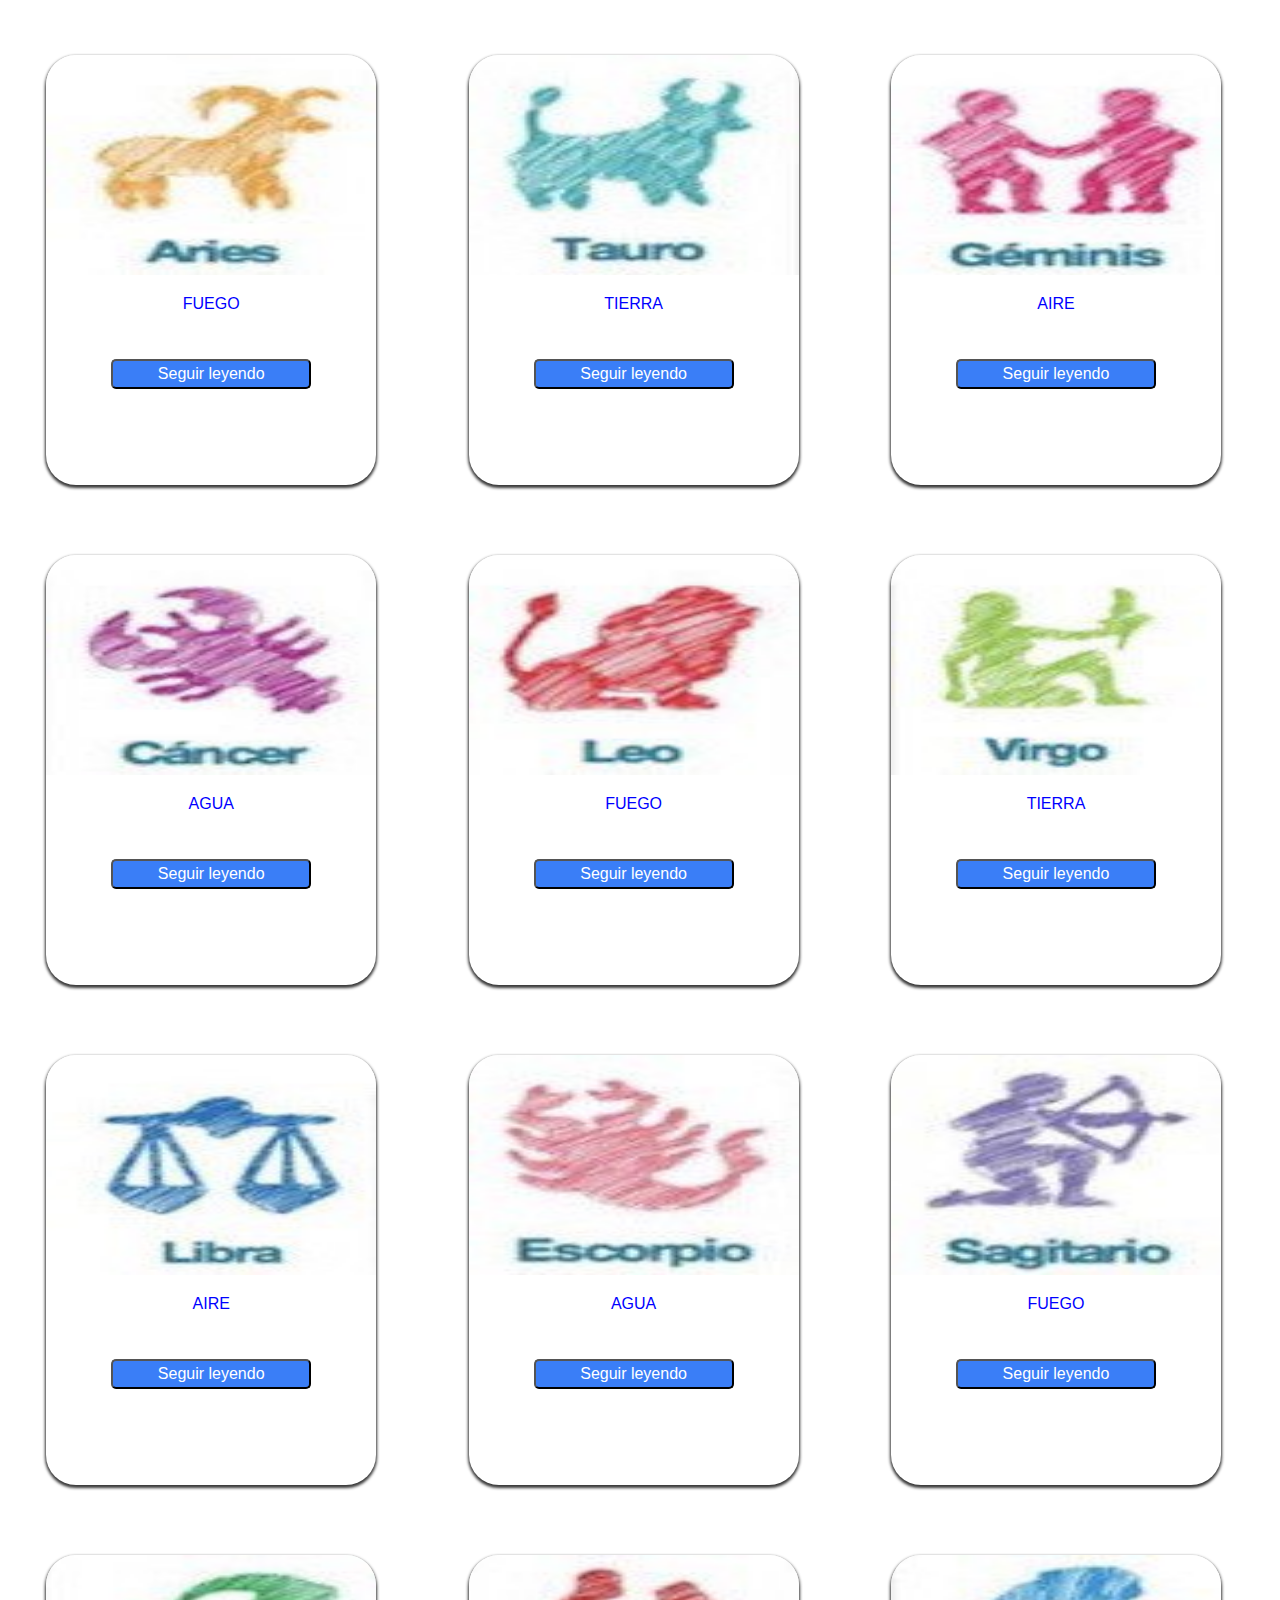
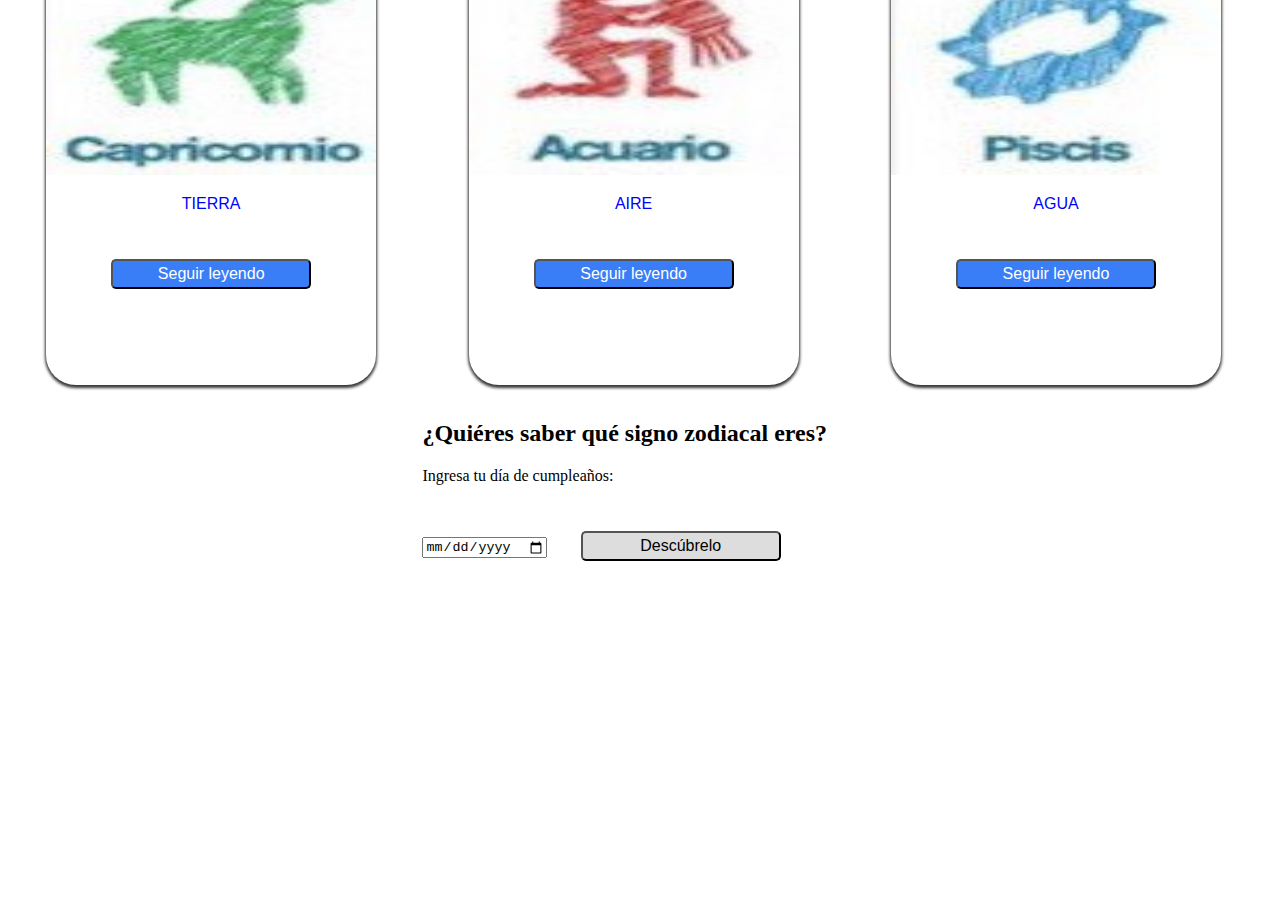
<file: index.html>
<!DOCTYPE html>
<html lang="es" dir="ltr">
  <head>
    <meta charset="utf-8">
    <link rel="stylesheet" href="styles/style.css">
    <script src="script/main.js" charset="utf-8"></script>
    <title>Hor&oacute;scopos</title>
  </head>
  <body id="cuerpo">
    <div class="contenedor-principal">
      <div class="contenedor">
        <div class="tarjeta">
          <img src="images/aries.png" alt="Aries">
          <div class="descripcion-Aries">
            <p id="type">FUEGO</p>
            <a href="pages/info_aries.html">
              <button type="button" name="button">
                Seguir leyendo
              </button>
            </a>
          </div>
        </div>
      </div>

      <div class="contenedor">
        <div class="tarjeta">
          <img src="images/tauro.png" alt="Tauro">
          <div class="descripcion-Tauro">
            <p id="type">TIERRA</p>
            <a href="pages/info_tauro.html">
              <button type="button" name="button">
                Seguir leyendo
              </button>
            </a>
          </div>
        </div>
      </div>

      <div class="contenedor">
        <div class="tarjeta">
          <img src="images/geminis.png" alt="Géminis">
          <div class="descripcion-Geminis">
            <p id="type">AIRE</p>
            <a href="pages/info_geminis.html">
              <button type="button" name="button">
                Seguir leyendo
              </button>
            </a>
          </div>
        </div>
      </div>

      <div class="contenedor">
        <div class="tarjeta">
          <img src="images/cancer.png" alt="Cáncer">
          <div class="descripcion-Cancer">
            <p id="type">AGUA</p>
            <a href="pages/info_cancer.html">
              <button type="button" name="button">
                Seguir leyendo
              </button>
            </a>
          </div>
        </div>
      </div>

      <div class="contenedor">
        <div class="tarjeta">
          <img src="images/leo.png" alt="Leo">
          <div class="descripcion-Leo">
            <p id="type">FUEGO</p>
            <a href="pages/info_leo.html">
              <button type="button" name="button">
                Seguir leyendo
              </button>
            </a>
          </div>
        </div>
      </div>

      <div class="contenedor">
        <div class="tarjeta">
          <img src="images/virgo.png" alt="Virgo">
          <div class="descripcion-Virgo">
            <p id="type">TIERRA</p>
            <a href="pages/info_virgo.html">
              <button type="button" name="button">
                Seguir leyendo
              </button>
            </a>
          </div>
        </div>
      </div>

      <div class="contenedor">
        <div class="tarjeta">
          <img src="images/libra.png" alt="Libra">
          <div class="descripcion-Libra">
            <p id="type">AIRE</p>
            <a href="pages/info_libra.html">
              <button type="button" name="button">
                Seguir leyendo
              </button>
            </a>
          </div>
        </div>
      </div>

      <div class="contenedor">
        <div class="tarjeta">
          <img src="images/escorpio.png" alt="Escorpio">
          <div class="descripcion-Escorpio">
            <p id="type">AGUA</p>
            <a href="pages/info_escorpio.html">
              <button type="button" name="button">
                Seguir leyendo
              </button>
            </a>
          </div>
        </div>
      </div>

      <div class="contenedor">
        <div class="tarjeta">
          <img src="images/sagitario.png" alt="Sagitario">
          <div class="descripcion-Sagitario">
            <p id="type">FUEGO</p>
            <a href="pages/info_sagitario.html">
              <button type="button" name="button">
                Seguir leyendo
              </button>
            </a>
          </div>
        </div>
      </div>

      <div class="contenedor">
        <div class="tarjeta">
          <img src="images/capricornio.png" alt="Capricornio">
          <div class="descripcion-Capricornio">
            <p id="type">TIERRA</p>
            <a href="pages/info_capricornio.html">
              <button type="button" name="button">
                Seguir leyendo
              </button>
            </a>
          </div>
        </div>
      </div>

      <div class="contenedor">
        <div class="tarjeta">
          <img src="images/acuario.png" alt="Acuario">
          <div class="descripcion-Acuario">
            <p id="type">AIRE</p>
            <a href="pages/info_acuario.html">
              <button type="button" name="button">
                Seguir leyendo
              </button>
            </a>
          </div>
        </div>
      </div>

      <div class="contenedor">
        <div class="tarjeta">
          <img src="images/piscis.png" alt="Piscis">
          <div class="descripcion-Piscis">
            <p id="type">AGUA</p>
            <a href="pages/info_piscis.html">
              <button type="button" name="button">
                Seguir leyendo
              </button>
            </a>
          </div>
        </div>
      </div>
      <p></p>
      <form class="formulario">
        <h2>¿Qui&eacute;res saber qu&eacute; signo zodiacal eres?</h2>
        <p>Ingresa tu d&iacute;a de cumplea&ntilde;os:</p>
        <input type="date" id="cumple">
        <button class="boton" type="button" onclick="signo()">
          Desc&uacute;brelo
        </button>
      </form>
      <p class="parrafo-signo" id="signo-cliente"></p>
    </div>
  </body>
</html>
</file>
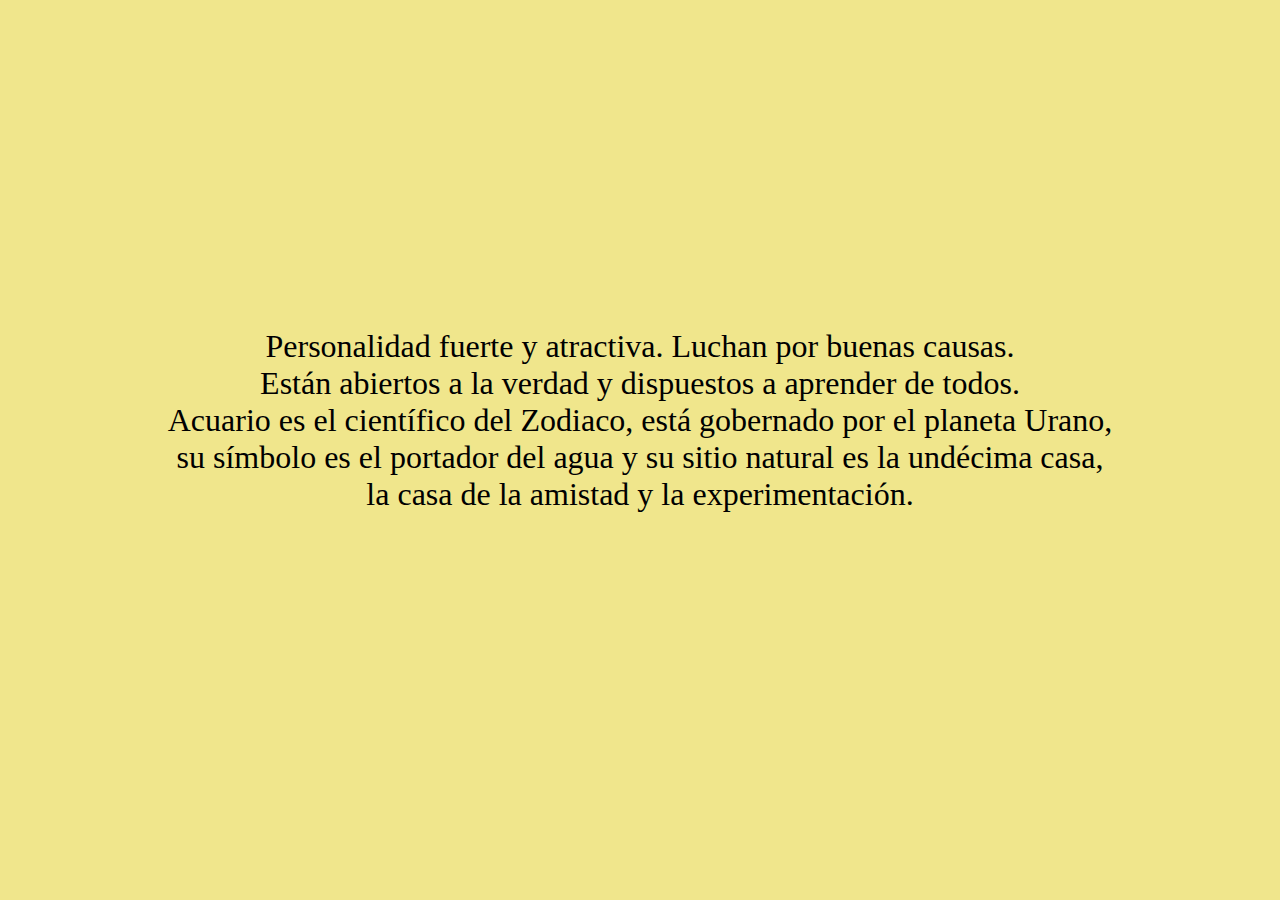
<file: pages/info_acuario.html>
<!DOCTYPE html>
<html lang="es" dir="ltr">
  <head>
    <meta charset="utf-8">
    <title>Acuario</title>
  </head>
  <body style="background-color:Khaki;">
	<p style="text-align:center;font-size:200%;">
  	<br/> <br/> <br/> <br/> <br/> <br/> <br/> <br/>
    Personalidad fuerte y atractiva. Luchan por buenas causas.<br/>
    Est&aacute;n abiertos a la verdad y dispuestos a aprender de todos.<br/>
    Acuario es el cient&iacute;fico del Zodiaco, est&aacute; gobernado por el planeta Urano,<br/>
    su s&iacute;mbolo es el portador del agua y su sitio natural es la und&eacute;cima casa,<br/>
    la casa de la amistad y la experimentaci&oacute;n.
	</p>
  </body>
</html>
</file>
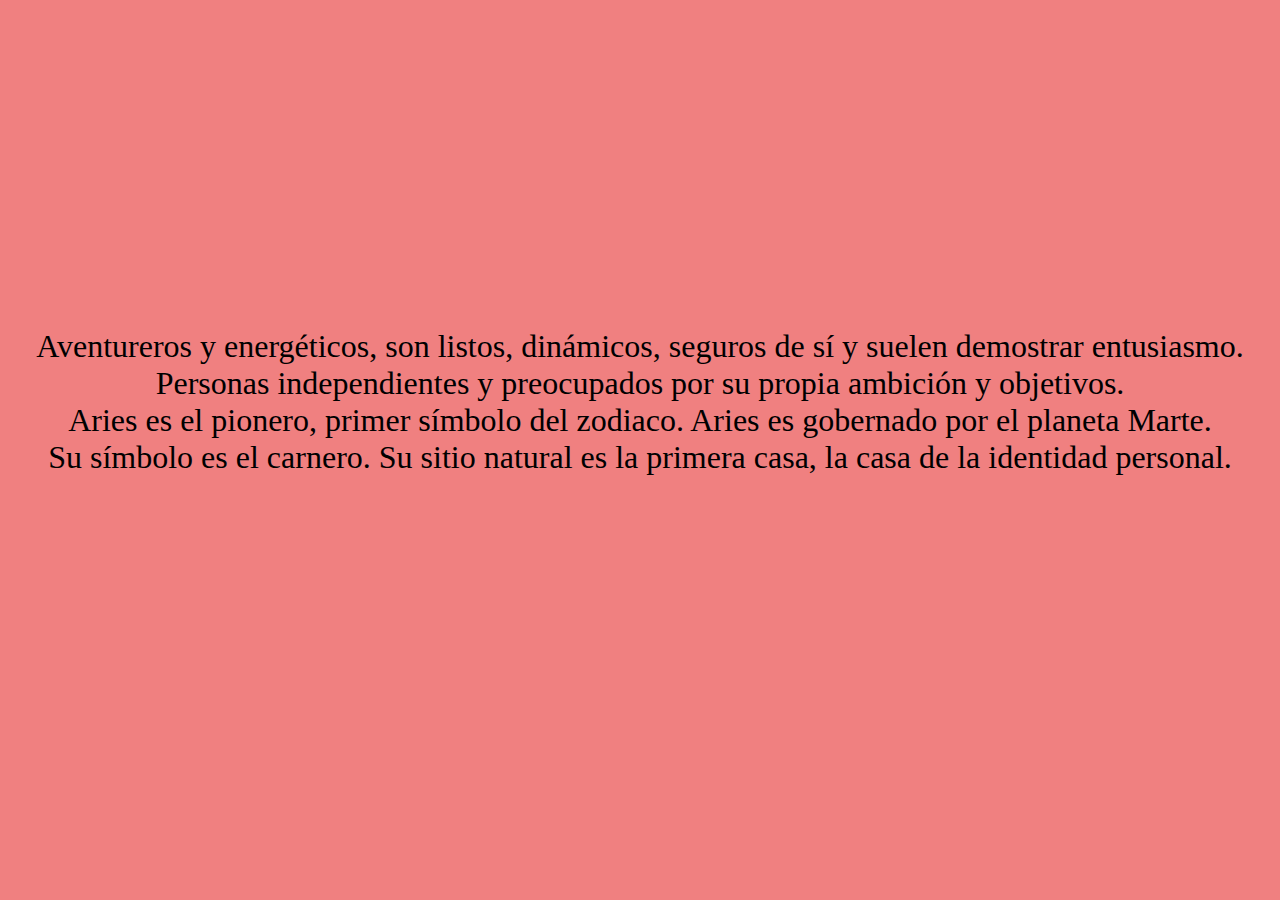
<file: pages/info_aries.html>
<!DOCTYPE html>
<html lang="es" dir="ltr">
  <head>
    <meta charset="utf-8">
    <title>Aries</title>
  </head>
  <body style="background-color:LightCoral;">
	<p style="text-align:center;font-size:200%;">
	  <br/> <br/> <br/> <br/> <br/> <br/> <br/> <br/>
    Aventureros y energ&eacute;ticos, son listos, din&aacute;micos, seguros de s&iacute; y suelen demostrar entusiasmo.<br/>
    Personas independientes y preocupados por su propia ambici&oacute;n y objetivos.<br/>
    Aries es el pionero, primer s&iacute;mbolo del zodiaco. Aries es gobernado por el planeta Marte.<br/>
    Su s&iacute;mbolo es el carnero. Su sitio natural es la primera casa, la casa de la identidad personal.<br/>
	</p>
  </body>
</html>
</file>
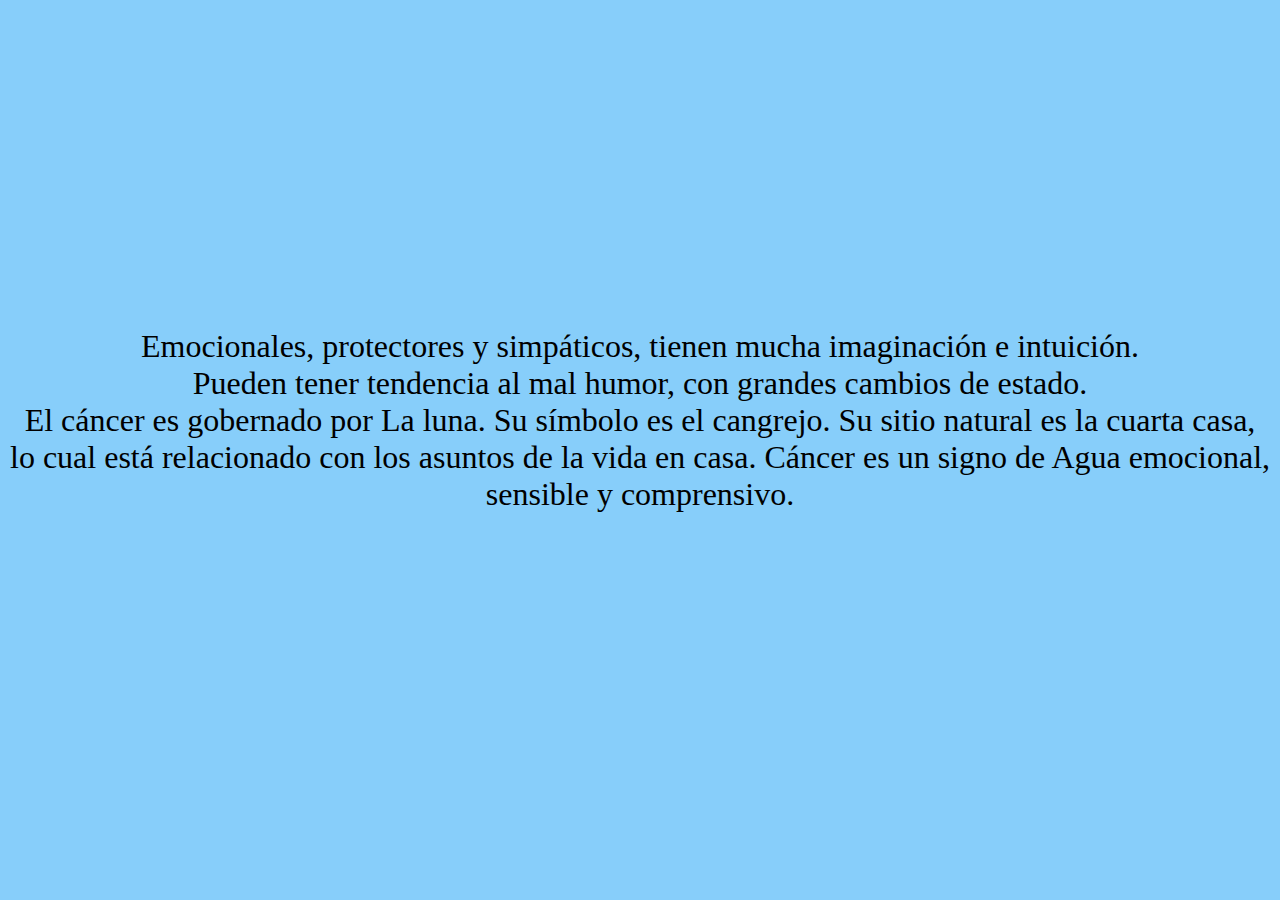
<file: pages/info_cancer.html>
<!DOCTYPE html>
<html lang="es" dir="ltr">
  <head>
    <meta charset="utf-8">
    <title>C&aacute;ncer</title>
  </head>
  <body style="background-color:LightSkyBlue;">
	<p style="text-align:center;font-size:200%;">
	<br/> <br/> <br/> <br/> <br/> <br/> <br/> <br/>
    Emocionales, protectores y simp&aacute;ticos, tienen mucha imaginaci&oacute;n e intuici&oacute;n.<br/>
    Pueden tener tendencia al mal humor, con grandes cambios de estado.<br/>
    El c&aacute;ncer es gobernado por La luna. Su s&iacute;mbolo es el cangrejo. Su sitio natural es la cuarta casa,<br/>
    lo cual est&aacute; relacionado con los asuntos de la vida en casa. C&aacute;ncer es un signo de Agua emocional,<br/>
    sensible y comprensivo.
	</p>
  </body>
</html>
</file>
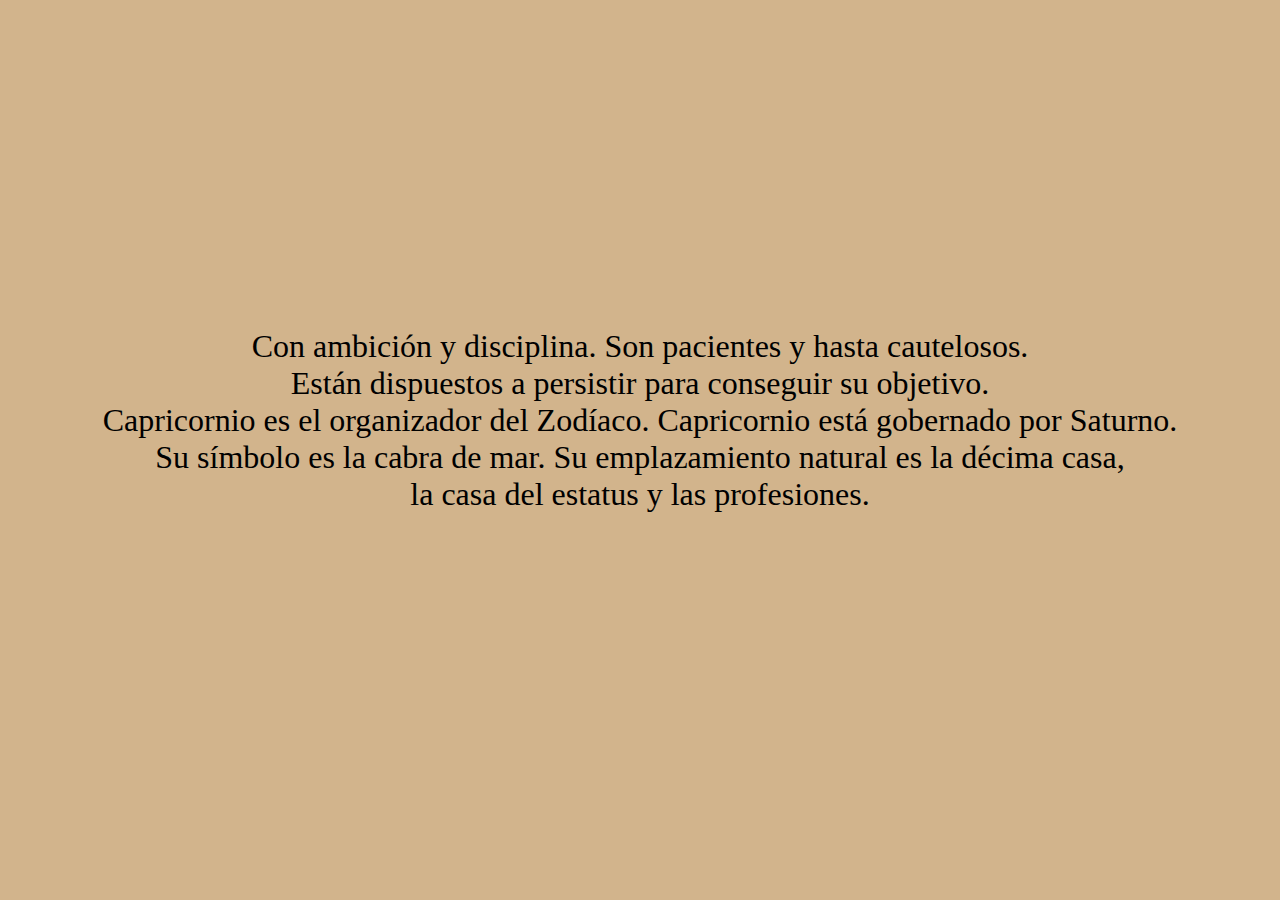
<file: pages/info_capricornio.html>
<!DOCTYPE html>
<html lang="es" dir="ltr">
  <head>
    <meta charset="utf-8">
    <title>Capricornio</title>
  </head>
  <body style="background-color:Tan;">
	<p style="text-align:center;font-size:200%;">
	  <br/> <br/> <br/> <br/> <br/> <br/> <br/> <br/>
    Con ambici&oacute;n y disciplina. Son pacientes y hasta cautelosos.<br/>
    Est&aacute;n dispuestos a persistir para conseguir su objetivo.<br/>
    Capricornio es el organizador del Zod&iacute;aco. Capricornio est&aacute; gobernado por Saturno.<br/>
    Su s&iacute;mbolo es la cabra de mar. Su emplazamiento natural es la d&eacute;cima casa, <br/>
	  la casa del estatus y las profesiones.
	</p>
  </body>
</html>
</file>
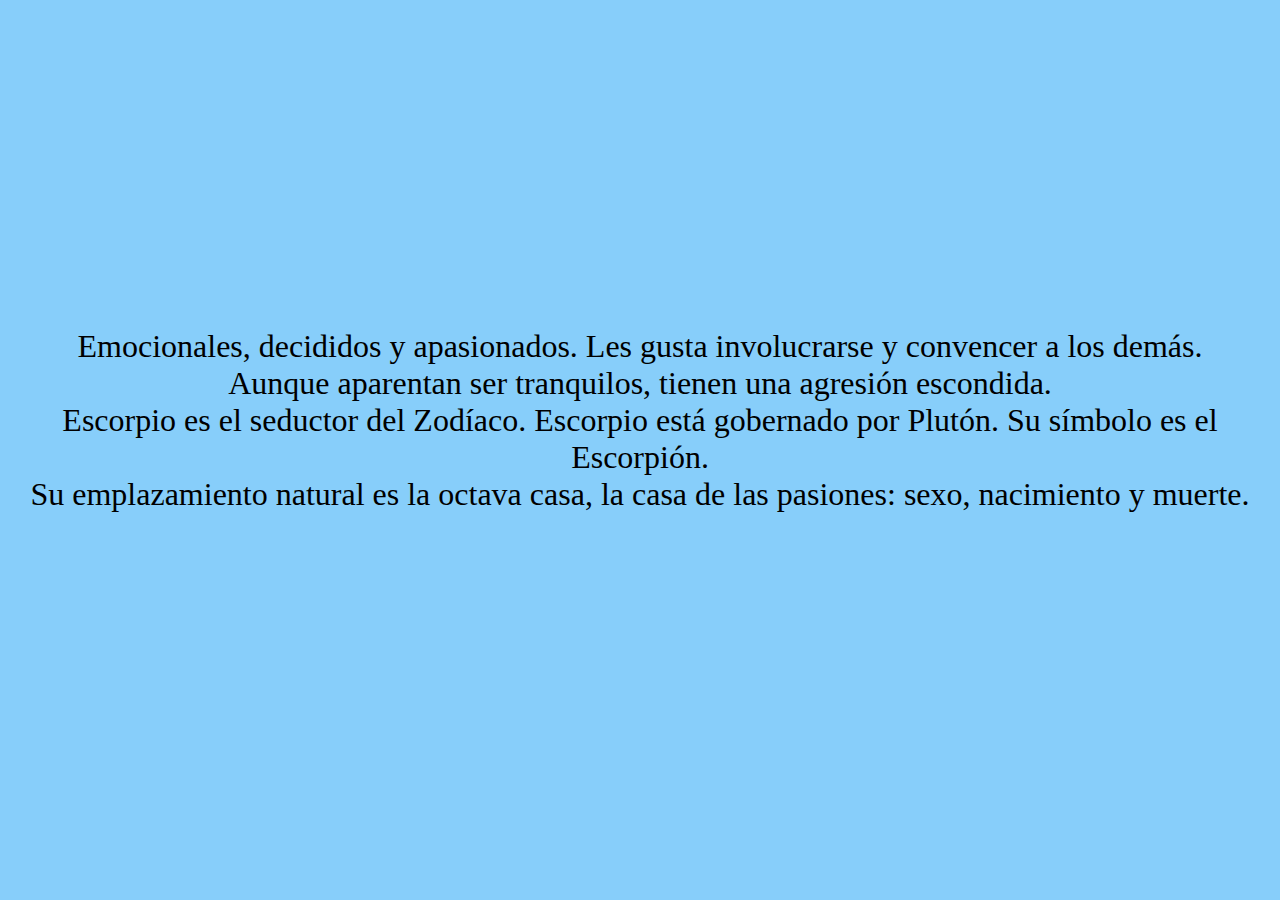
<file: pages/info_escorpio.html>
<!DOCTYPE html>
<html lang="es" dir="ltr">
  <head>
    <meta charset="utf-8">
    <title>Escorpio</title>
  </head>
  <body style="background-color:LightSkyBlue;">
	<p style="text-align:center;font-size:200%;">
	  <br/> <br/> <br/> <br/> <br/> <br/> <br/> <br/>
	  Emocionales, decididos y apasionados. Les gusta involucrarse y convencer a los dem&aacute;s.<br/>
    Aunque aparentan ser tranquilos, tienen una agresi&oacute;n escondida.<br/>
    Escorpio es el seductor del Zodíaco. Escorpio est&aacute; gobernado por Plut&oacute;n. Su s&iacute;mbolo es el Escorpi&oacute;n.<br/>
    Su emplazamiento natural es la octava casa, la casa de las pasiones: sexo, nacimiento y muerte.
	</p>
  </body>
</html>
</file>
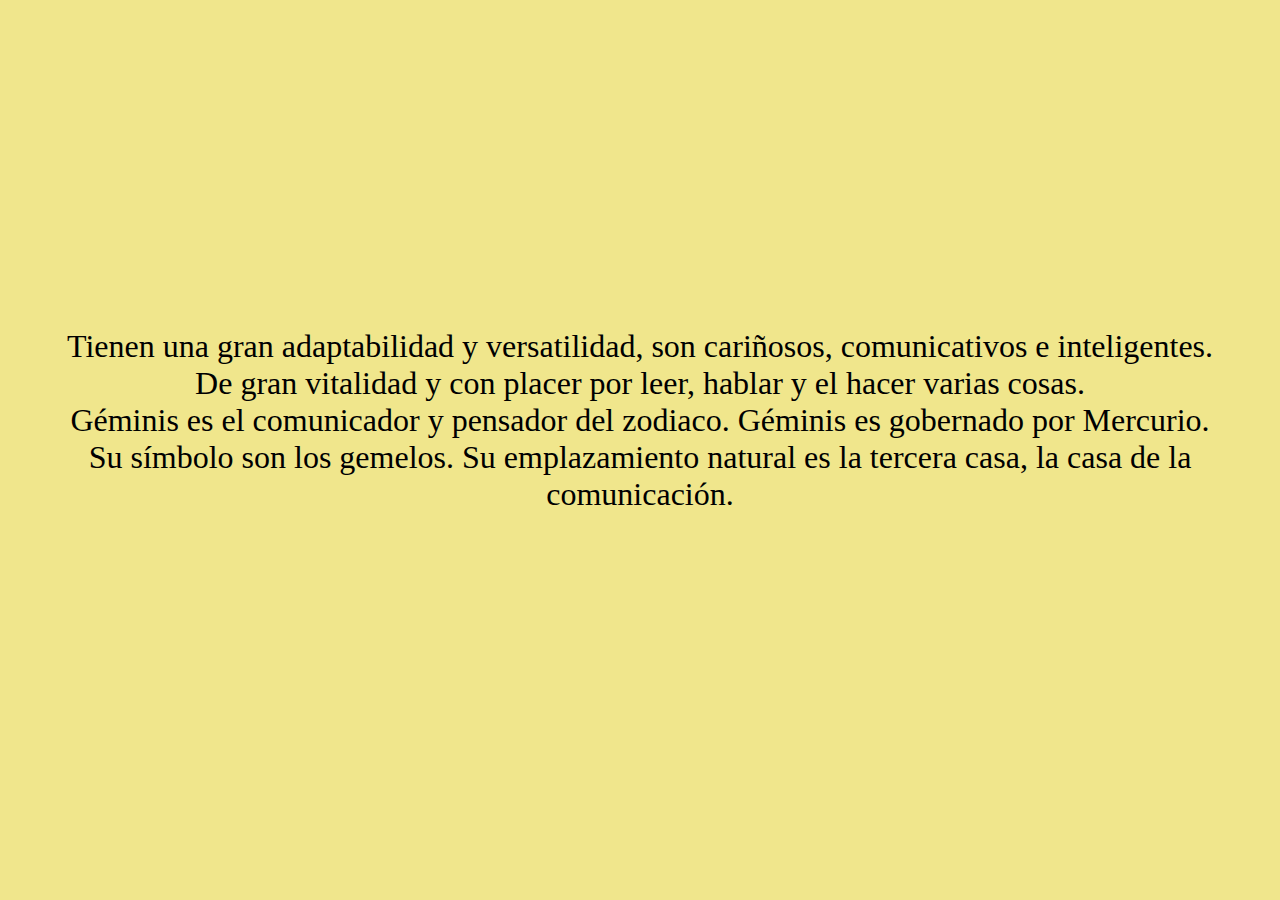
<file: pages/info_geminis.html>
<!DOCTYPE html>
<html lang="es" dir="ltr">
  <head>
    <meta charset="utf-8">
    <title>G&eacute;minis</title>
  </head>
  <body style="background-color:Khaki;">
	<p style="text-align:center;font-size:200%;">
  	<br/> <br/> <br/> <br/> <br/> <br/> <br/> <br/>
  	Tienen una gran adaptabilidad y versatilidad, son cari&ntilde;osos, comunicativos e inteligentes. <br/>
    De gran vitalidad y con placer por leer, hablar y el hacer varias cosas.<br/>
    G&eacute;minis es el comunicador y pensador del zodiaco. G&eacute;minis es gobernado por Mercurio.<br/>
    Su s&iacute;mbolo son los gemelos. Su emplazamiento natural es la tercera casa, la casa de la comunicaci&oacute;n.
	</p>
  </body>
</html>
</file>
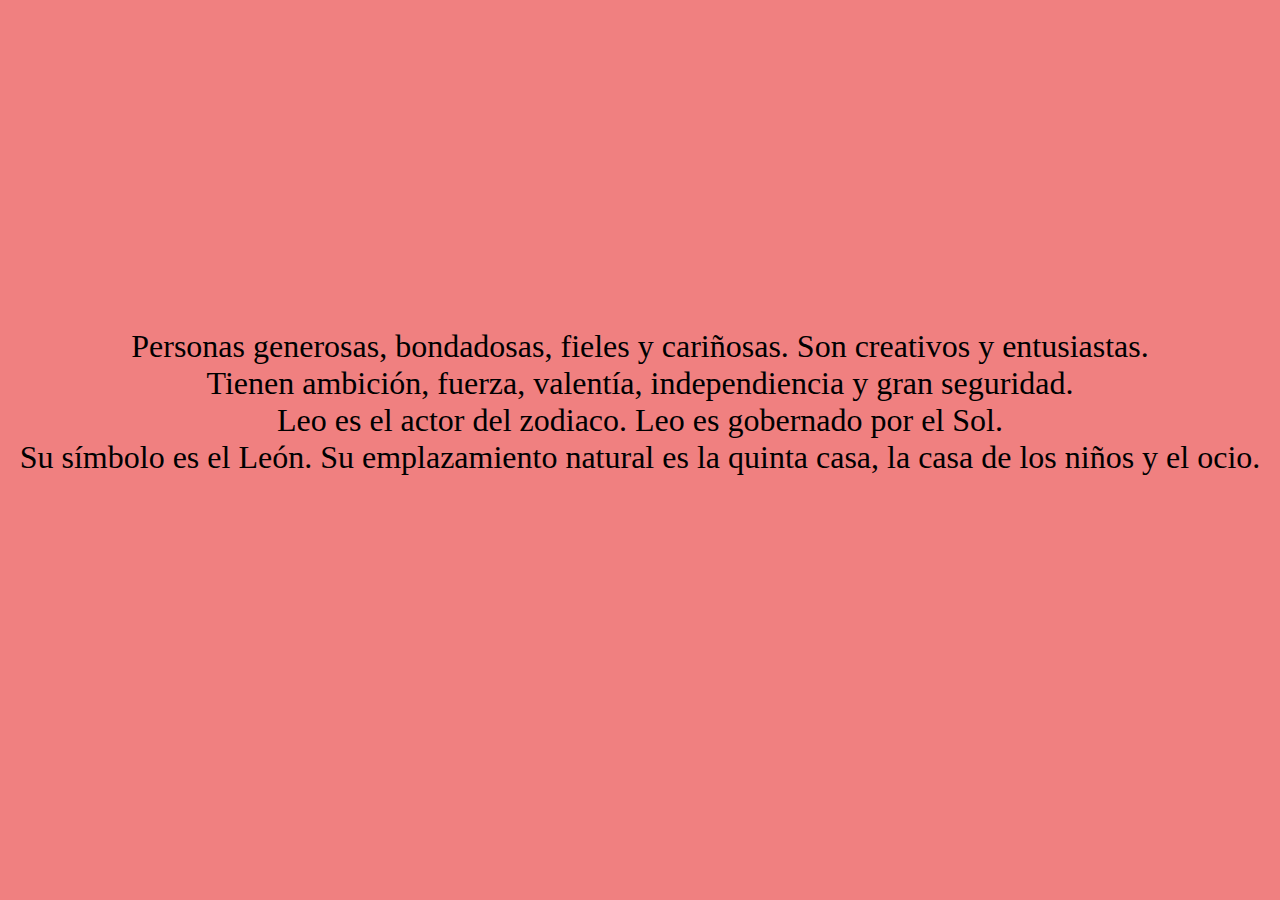
<file: pages/info_leo.html>
<!DOCTYPE html>
<html lang="es" dir="ltr">
  <head>
    <meta charset="utf-8">
    <title>Leo</title>
  </head>
  <body style="background-color:LightCoral;">
	<p style="text-align:center;font-size:200%;">
	  <br/> <br/> <br/> <br/> <br/> <br/> <br/> <br/>
    Personas generosas, bondadosas, fieles y cariñosas. Son creativos y entusiastas.<br/>
    Tienen ambici&oacute;n, fuerza, valent&iacute;a, independiencia y gran seguridad.<br/>
    Leo es el actor del zodiaco. Leo es gobernado por el Sol.<br/>
    Su s&iacute;mbolo es el León. Su emplazamiento natural es la quinta casa, la casa de los niños y el ocio.
	</p>
  </body>
</html>
</file>
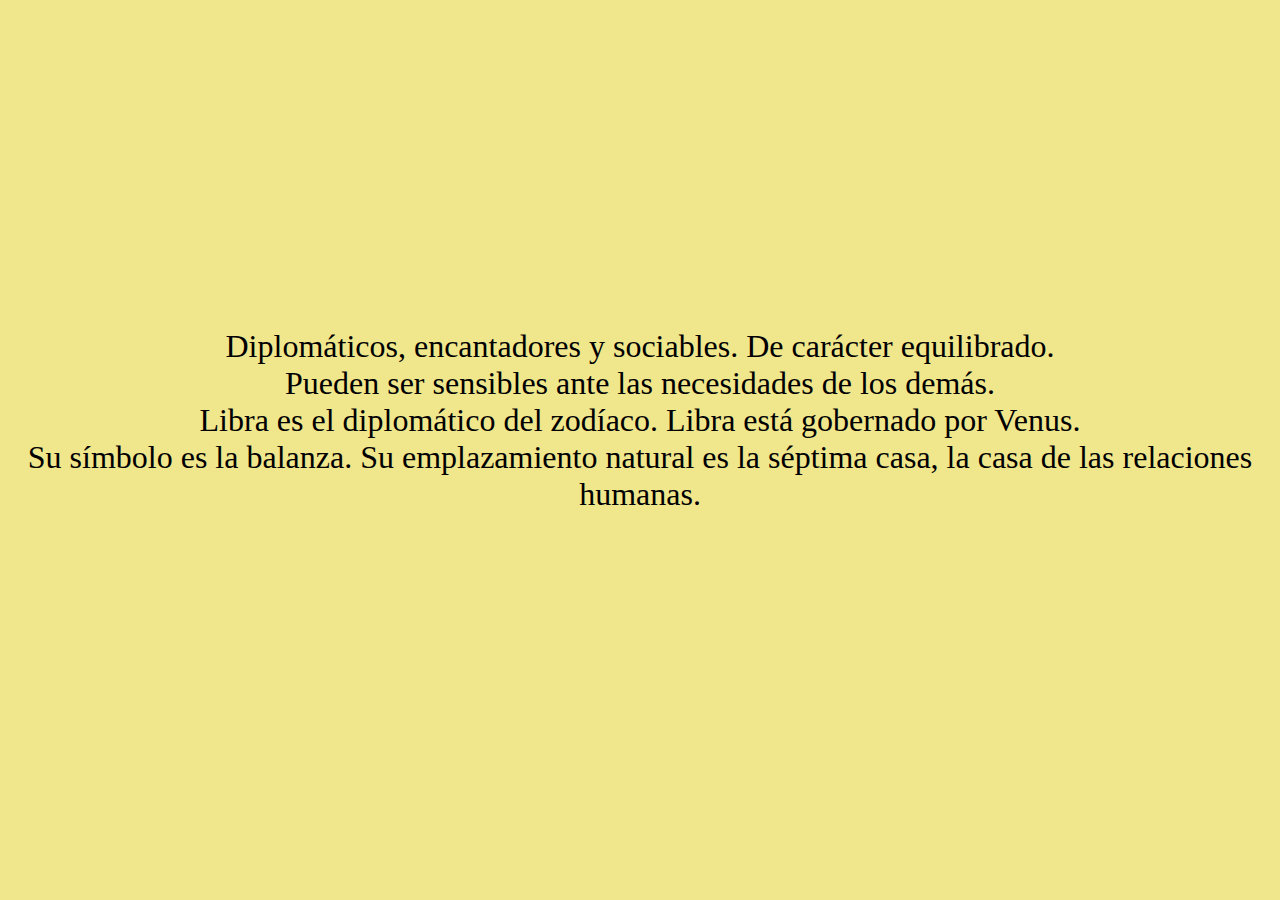
<file: pages/info_libra.html>
<!DOCTYPE html>
<html lang="es" dir="ltr">
  <head>
    <meta charset="utf-8">
    <title>Libra</title>
  </head>
  <body style="background-color:Khaki;">
	<p style="text-align:center;font-size:200%;">
	  <br/> <br/> <br/> <br/> <br/> <br/> <br/> <br/>
    Diplom&aacute;ticos, encantadores y sociables. De car&aacute;cter equilibrado.<br/>
    Pueden ser sensibles ante las necesidades de los dem&aacute;s.<br/>
    Libra es el diplom&aacute;tico del zodíaco. Libra est&aacute; gobernado por Venus.<br/>
    Su s&iacute;mbolo es la balanza. Su emplazamiento natural es la s&eacute;ptima casa, la casa de las relaciones humanas.
	</p>
  </body>
</html>
</file>
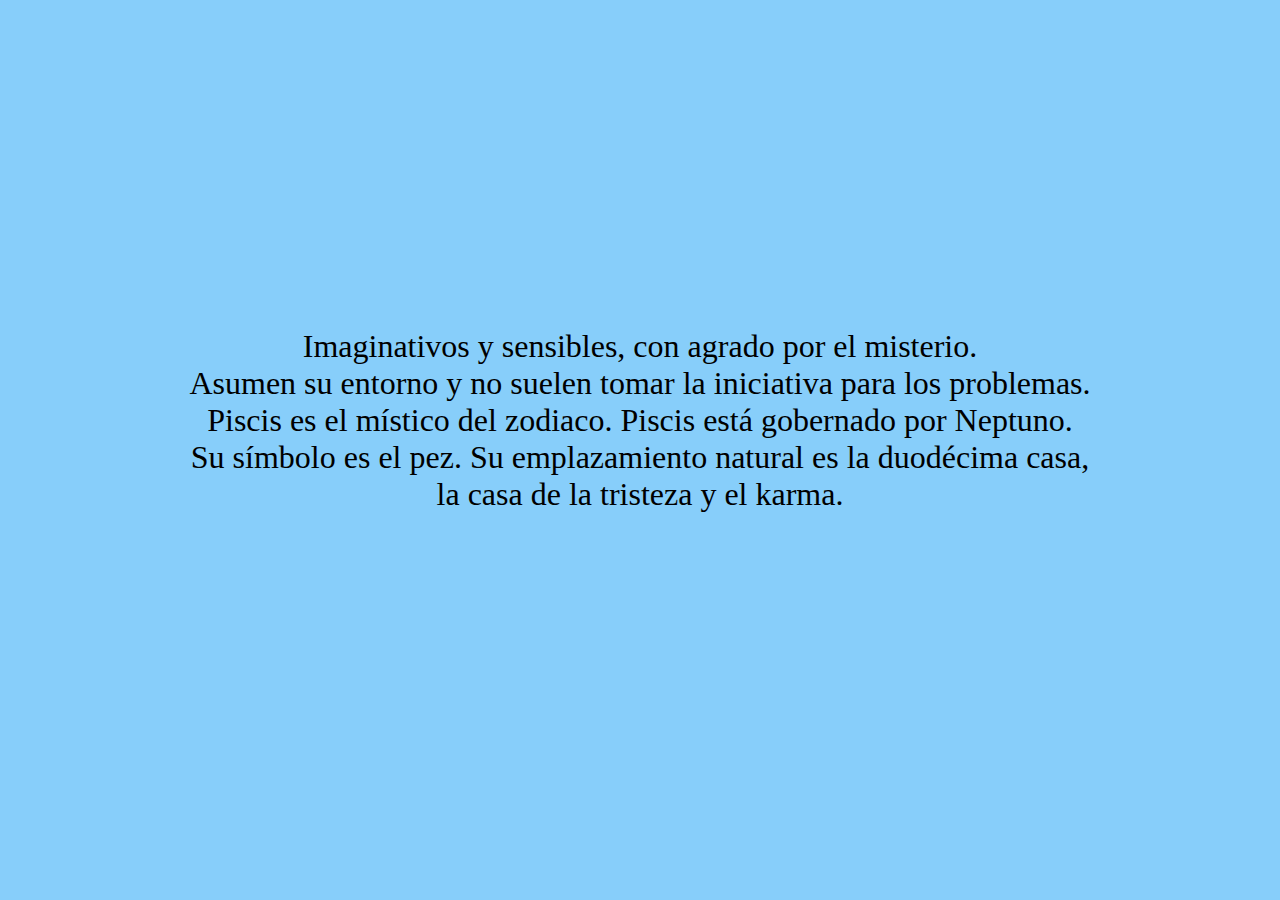
<file: pages/info_piscis.html>
<!DOCTYPE html>
<html lang="es" dir="ltr">
  <head>
    <meta charset="utf-8">
    <title>Piscis</title>
  </head>
  <body style="background-color:LightSkyBlue;">
	<p style="text-align:center;font-size:200%;">
	  <br/> <br/> <br/> <br/> <br/> <br/> <br/> <br/>
    Imaginativos y sensibles, con agrado por el misterio.<br/>
    Asumen su entorno y no suelen tomar la iniciativa para los problemas.<br/>
    Piscis es el m&iacute;stico del zodiaco. Piscis est&aacute; gobernado por Neptuno.<br/>
    Su s&iacute;mbolo es el pez. Su emplazamiento natural es la duod&eacute;cima casa,<br/>
    la casa de la tristeza y el karma.
	</p>
  </body>
</html>
</file>
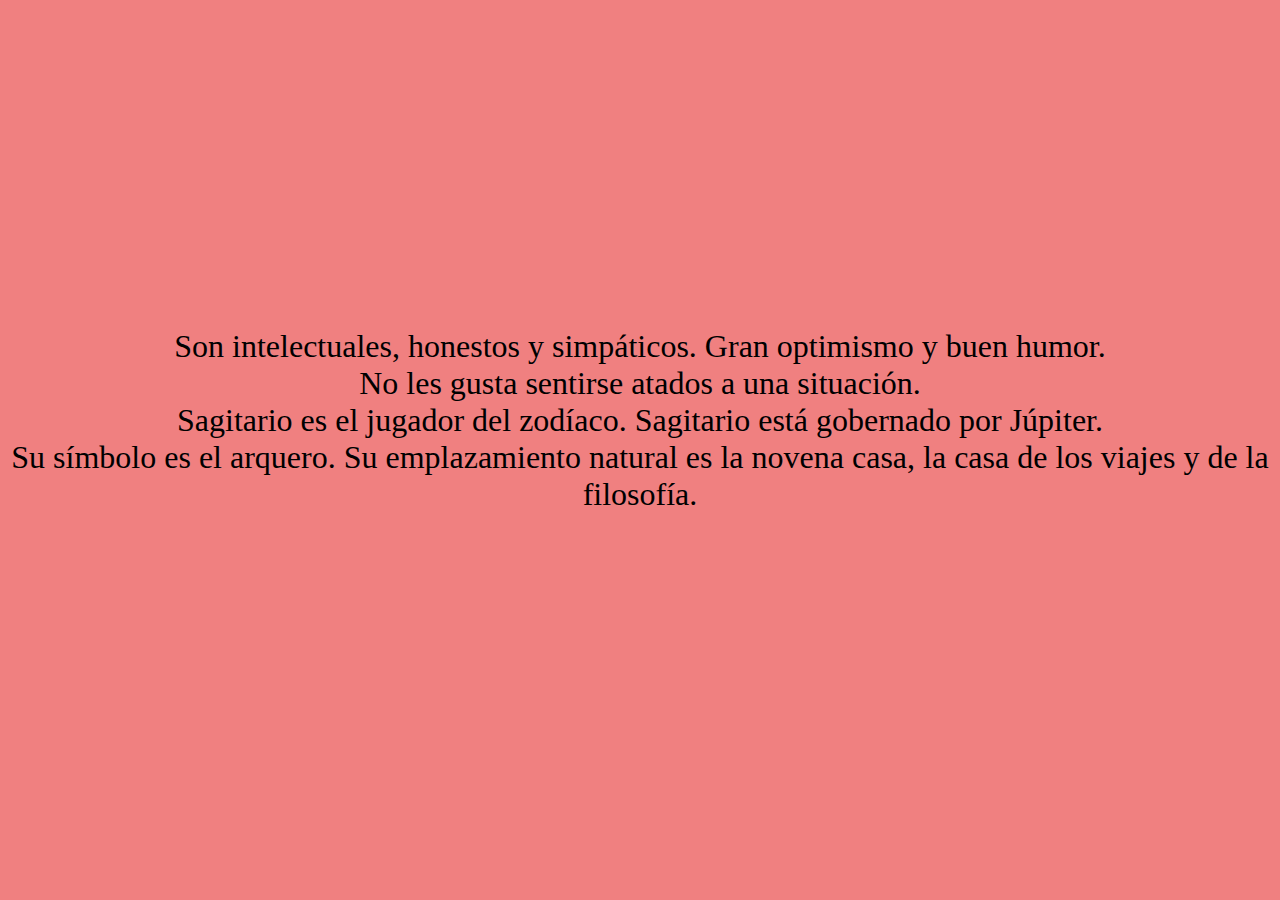
<file: pages/info_sagitario.html>
<!DOCTYPE html>
<html lang="es" dir="ltr">
  <head>
    <meta charset="utf-8">
    <title>Sagitario</title>
  </head>
  <body style="background-color:LightCoral;">
	<p style="text-align:center;font-size:200%;">
	  <br/> <br/> <br/> <br/> <br/> <br/> <br/> <br/>
    Son intelectuales, honestos y simp&aacute;ticos. Gran optimismo y buen humor.<br/>
    No les gusta sentirse atados a una situaci&oacute;n.<br/>
    Sagitario es el jugador del zod&iacute;aco. Sagitario est&aacute; gobernado por J&uacute;piter.<br/>
    Su s&iacute;mbolo es el arquero. Su emplazamiento natural es la novena casa, la casa de los viajes y de la filosof&iacute;a.
	</p>
  </body>
</html>
</file>
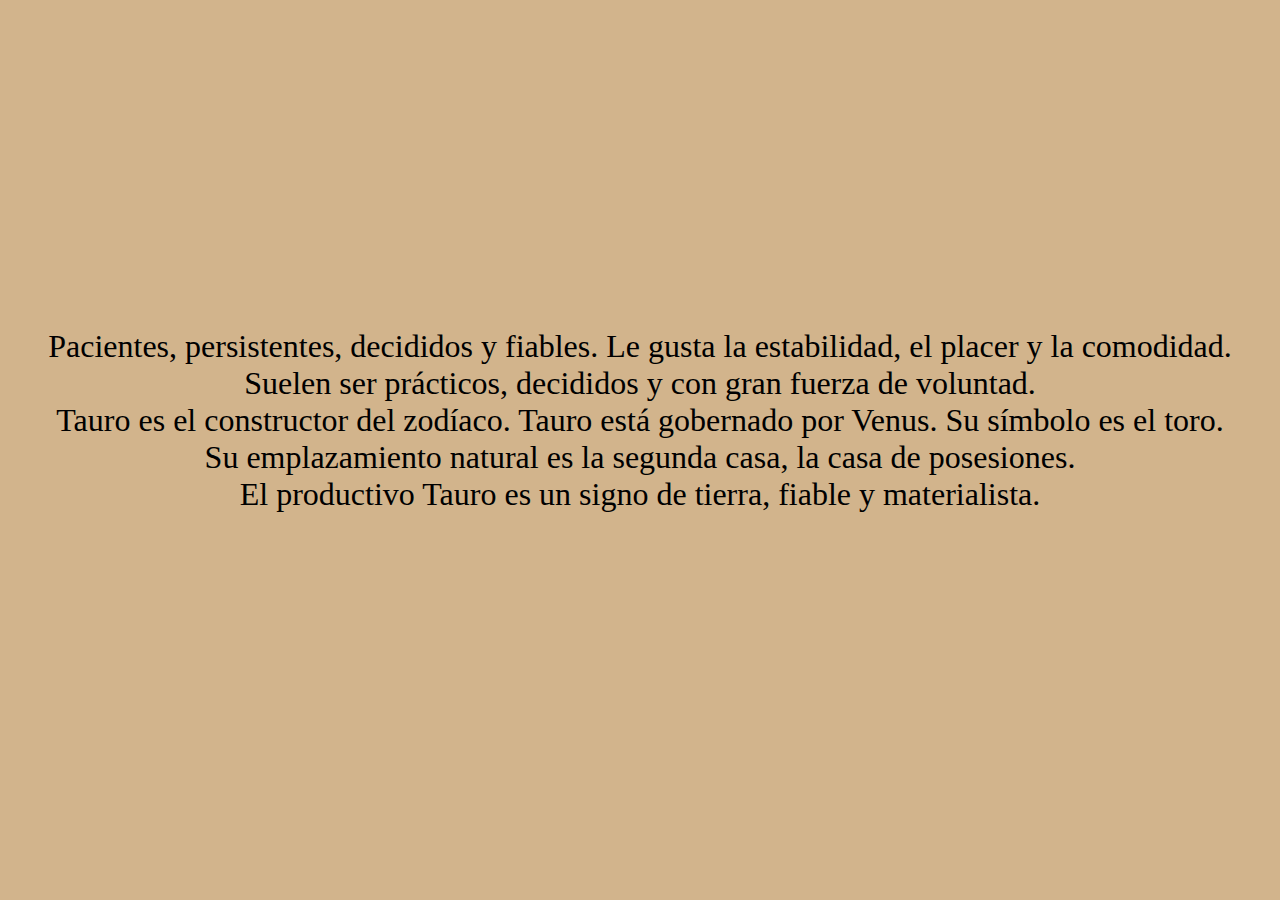
<file: pages/info_tauro.html>
<!DOCTYPE html>
<html lang="es" dir="ltr">
  <head>
    <meta charset="utf-8">
    <title>Tauro</title>
  </head>
  <body style="background-color:Tan;">
	<p style="text-align:center;font-size:200%;">
	  <br/> <br/> <br/> <br/> <br/> <br/> <br/> <br/>
    Pacientes, persistentes, decididos y fiables. Le gusta la estabilidad, el placer y la comodidad.<br/>
    Suelen ser pr&aacute;cticos, decididos y con gran fuerza de voluntad.<br/>
    Tauro es el constructor del zod&iacute;aco. Tauro est&aacute; gobernado por Venus. Su s&iacute;mbolo es el toro.<br/>
    Su emplazamiento natural es la segunda casa, la casa de posesiones.<br/>
    El productivo Tauro es un signo de tierra, fiable y materialista.
	</p>
  </body>
</html>
</file>
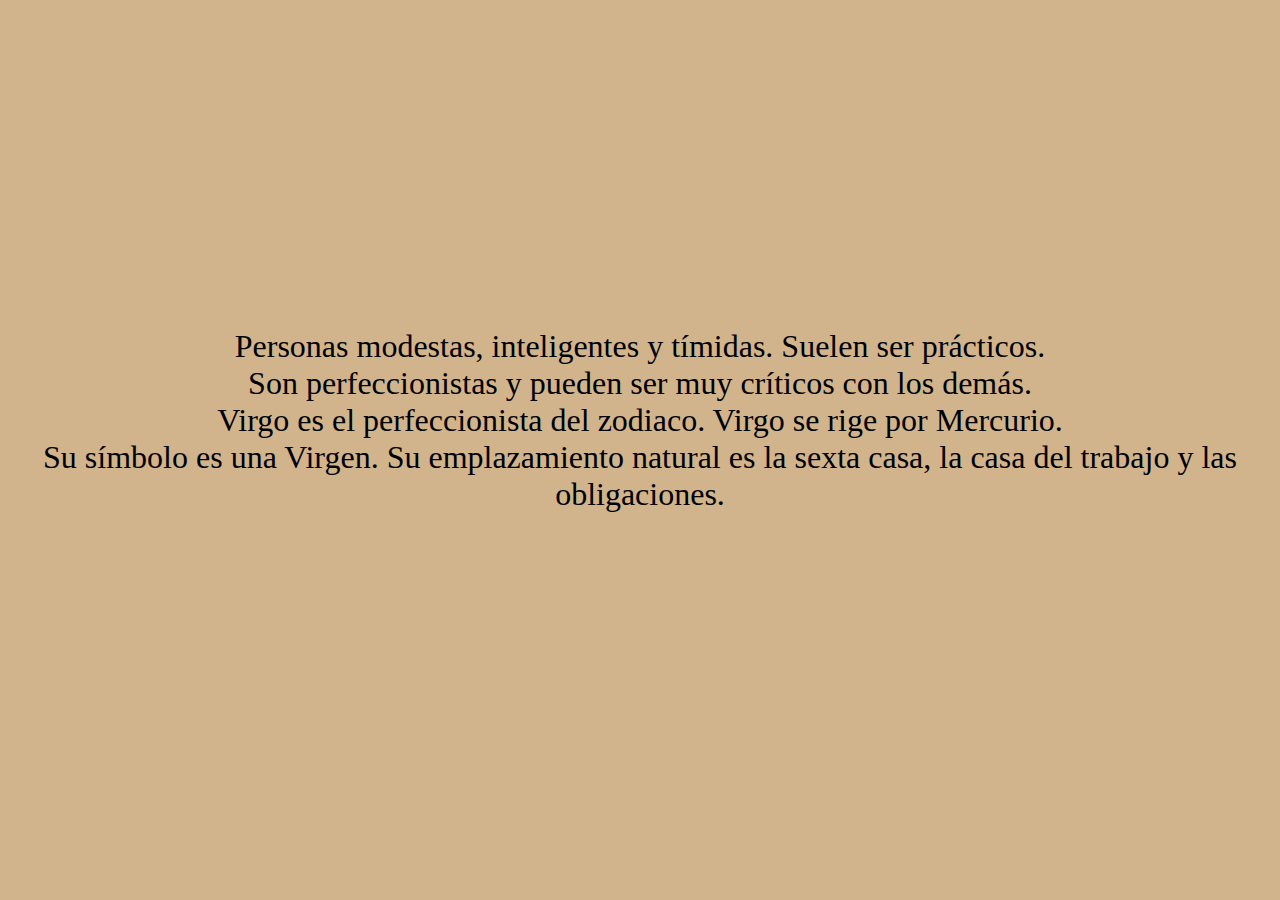
<file: pages/info_virgo.html>
<!DOCTYPE html>
<html lang="es" dir="ltr">
  <head>
    <meta charset="utf-8">
    <title>Virgo</title>
  </head>
  <body style="background-color:Tan;">
	<p style="text-align:center;font-size:200%;">
	  <br/> <br/> <br/> <br/> <br/> <br/> <br/> <br/>
    Personas modestas, inteligentes y t&iacute;midas. Suelen ser pr&aacute;cticos.<br/>
    Son perfeccionistas y pueden ser muy cr&iacute;ticos con los dem&aacute;s.<br/>
    Virgo es el perfeccionista del zodiaco. Virgo se rige por Mercurio.<br/>
    Su s&iacute;mbolo es una Virgen. Su emplazamiento natural es la sexta casa, la casa del trabajo y las obligaciones.
	</p>
  </body>
</html>
</file>
<file: styles/style.css>
body{
  display: flex;
  margin: 0px;
  padding: 0px;
}

.contenedor-principal{
  width: 99%;
  background: white;
  margin: 0px;
  padding: 0px;

  display: grid;
  grid-template-columns: repeat(3, 1fr);
  grid-auto-rows: 500px;
}

.contenedor{
  width: 100%;
  max-width: 1200px;
  height: 430px;
  display: flex;
  flex-wrap: wrap;
  justify-content: center;
  margin: auto;
}

.contenedor .tarjeta{
  width: 330px;
  height: 430px;
  border-radius: 30px;
  box-shadow: 0 2px 3px 1px rgba(5, 5, 5, 0.8);
  overflow: hidden;
  margin: 20px;
  text-align: center;
  transition: all 0.25s;
}

.tarjeta img{
  width: 330px;
  height: 220px;
}

.tarjeta h2 h3{
  font-weight: 500;
  font-family: sans-serif;
}

.tarjeta p{
  font-size: 16px;
  color: blue;
  font-family: sans-serif;
}

button{
  margin: 30px;
  width: 200px;
  height: 30px;
  background-color: #3A7EF7;
  color: white;
  font-family: sans-serif;
  border-radius: 5px;
  font-size: 16px;
}

button:hover{
  cursor: pointer;
  background-color: #0246BF;
}

.boton{
  background: #ddd;
  color: black;
}

.boton:hover{
  color: white;
}

.formulario{
  display: block;
}

.parrafo-signo{
  margin: 50px 50px;
  font-weight: 600;
  font-size: 20px;
}
</file>
